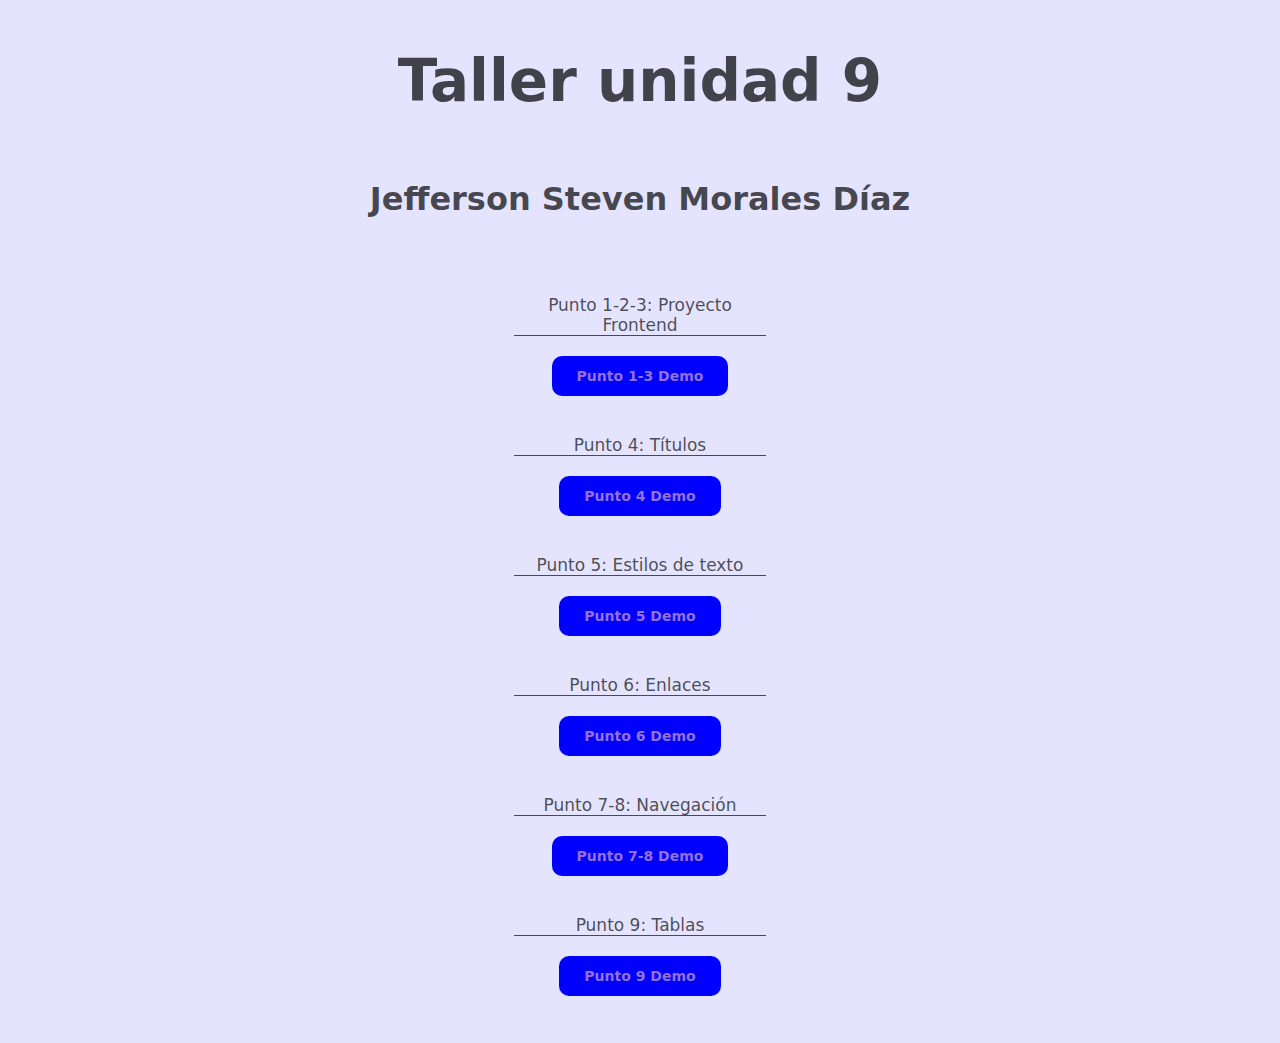
<file: index.html>
<!DOCTYPE html>
<html lang="en">
<head>
  <meta charset="UTF-8">
  <meta http-equiv="X-UA-Compatible" content="IE=edge">
  <meta name="viewport" content="width=device-width, initial-scale=1.0">
  <title>Taller 9 menu</title>
  <link rel="stylesheet" href="./styles.css/styles.css">
</head>
<body> 
  <div>
    <h1> Taller unidad 9</h1>
    <h2>Jefferson Steven Morales Díaz</h2>
    <nav>
      <ul>
        <li>
          <p>
            Punto 1-2-3: Proyecto Frontend
          </p> 
          <a href="./punto-1-2-3/">
            Punto 1-3 Demo
          </a>
        </li>
        <li>
          <p>
            Punto 4: Títulos
          </p> 
          <a href="./punto-4/index.html">
            Punto 4 Demo
          </a>
        </li>
        <li>
          <p>
            Punto 5: Estilos de texto
          </p>
          <a href="./punto-5/index.html">
            Punto 5 Demo
          </a>
        </li>
        <li>
          <p>
            Punto 6: Enlaces
          </p>
          <a href="./punto-6/index.html">
            Punto 6 Demo
          </a>
        </li>
        <li>
          <p>
            Punto 7-8: Navegación
          </p>
          <a href="./punto-7-8/index.html">
            Punto 7-8 Demo
          </a>
        </li>
        <li>
          <p>
            Punto 9: Tablas
          </p>
          <a href="./punto-9/index.html">
            Punto 9 Demo
          </a>
        </li>
      </ul>
    </nav>
  </div> 
</body>
</html>
</file>
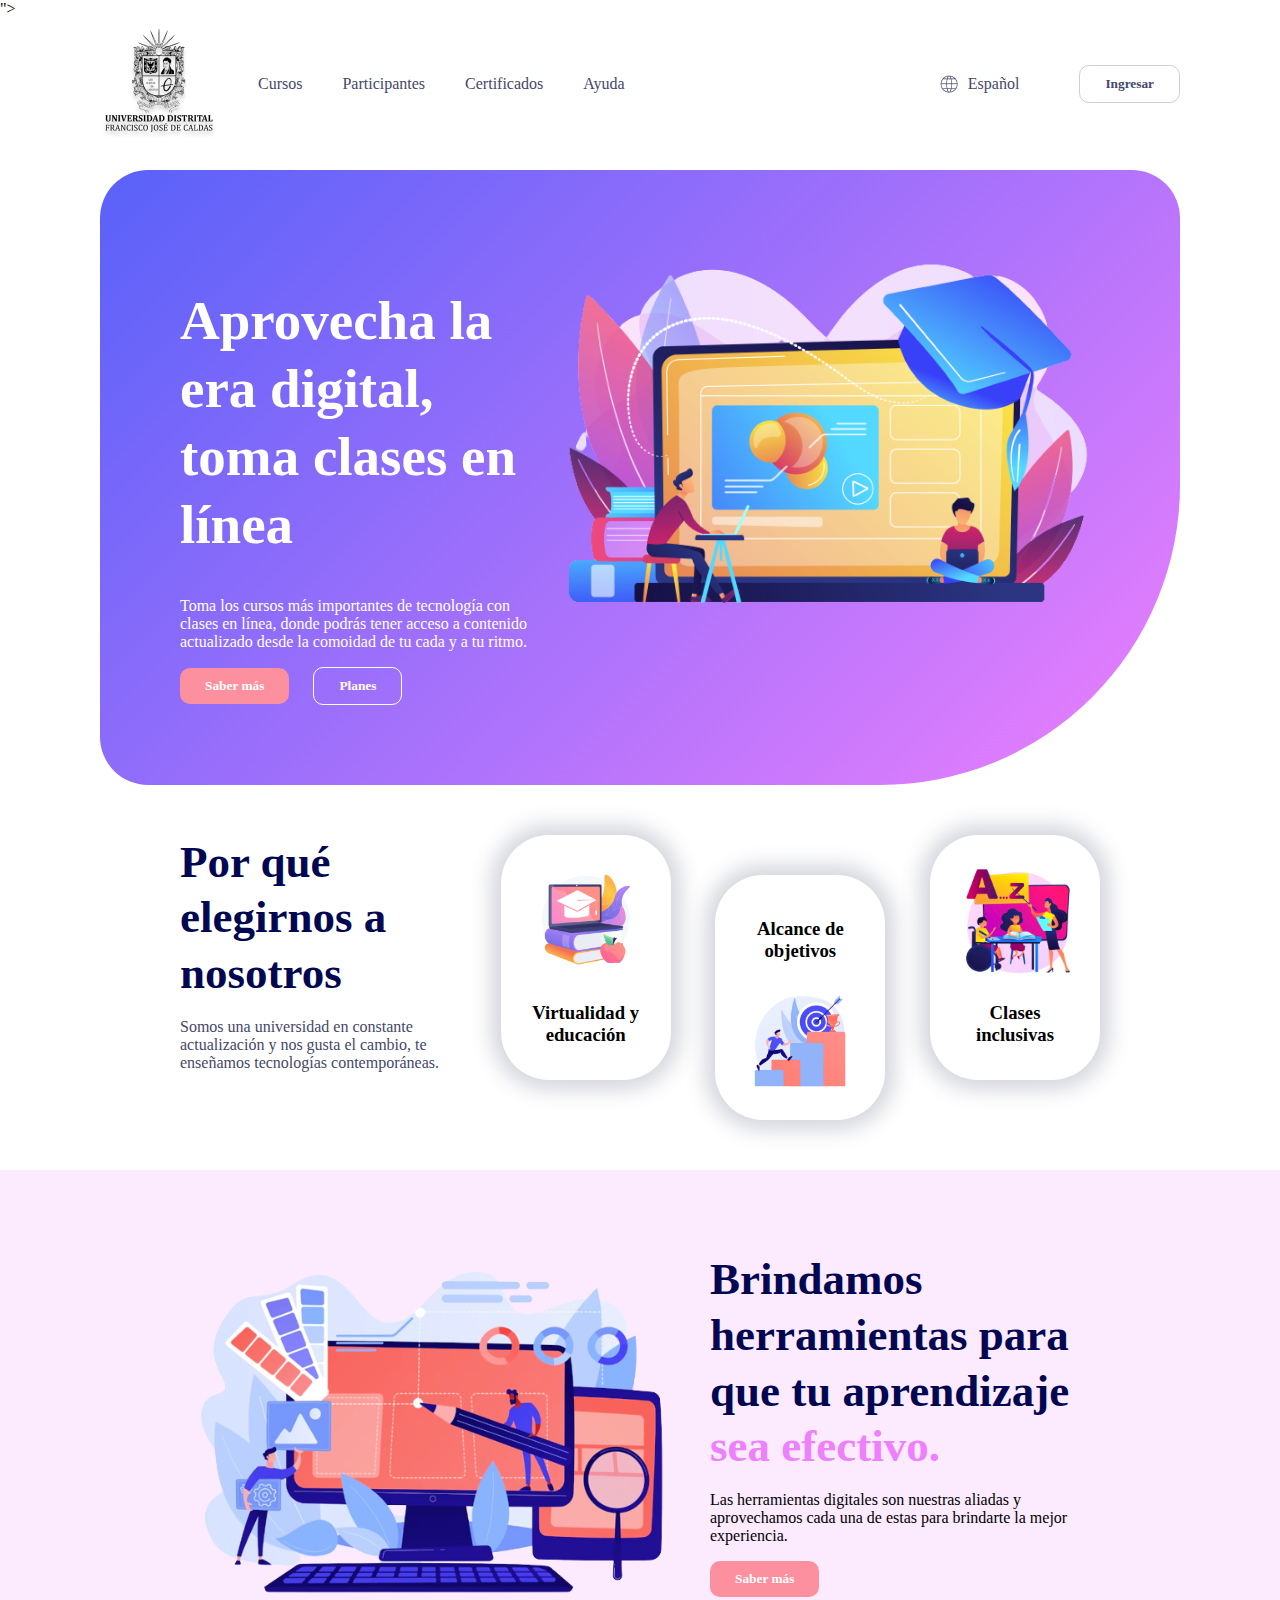
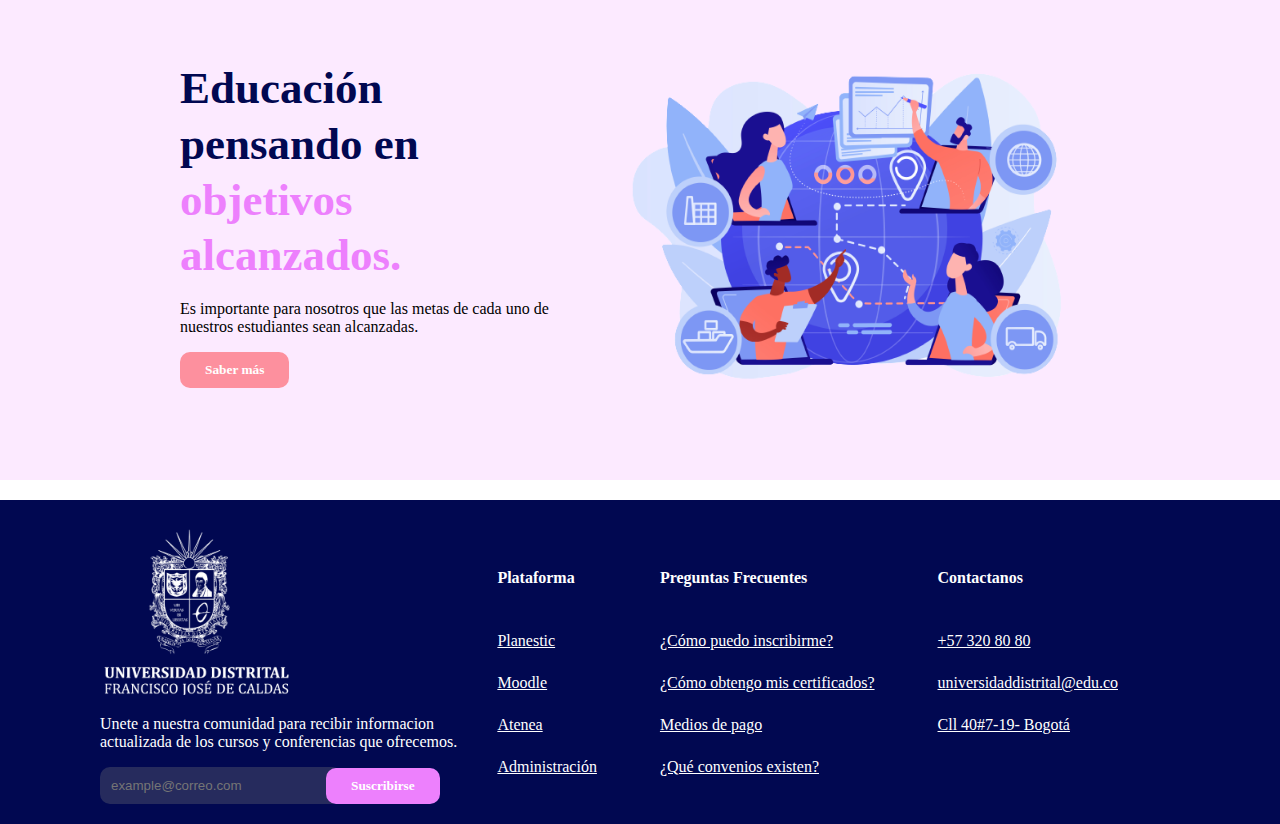
<file: punto-1-2-3/index.html>
<!DOCTYPE html>
<html lang="en">
<head>
    <meta charset="UTF-8">
    <meta name="viewport" content="width=device-width, initial-scale=1.0">
    <link rel="stylesheet" href="https://indestructibletype.com/fonts/Jost.css type="text/css" charset="utf-8" />">
    <link rel="stylesheet" href="./styles.css/common-styles.css">
    <link rel="stylesheet" href="./styles.css/header-styles.css">
    <link rel="stylesheet" href="./styles.css/banner-styles.css">
    <link rel="stylesheet" href="./styles.css/section-1-styles.css">
    <link rel="stylesheet" href="./styles.css/section-2-styles.css">
    <link rel="stylesheet" href="./styles.css/footer-styles.css">
    <title>Figma</title>
</head>
<body>
<header>
    <div class="header_navigator">
        <img src="./public/images/header-logo.png" alt="header logo">
        <nav>
            <ul>
                <li><a href="#banner">Cursos</a></li>
                <li><a href="#section-1">Participantes</a></li>
                <li><a href="#section-2">Certificados</a></li>
                <li><a href="#footer">Ayuda</a></li>
            </ul>
        </nav>
    </div>
    <div class="header_settings">
        <div class="language">
            <img src="./public/images/header-world.png" alt="header world">
            <span>Español</span>
        </div>
        <button>Ingresar</button>
    </div>
</header>
<main>
    <section id="banner">
        <div class="banner_info">
            <div class="banner_texts">
                <h1>Aprovecha la era digital, toma clases en línea</h1>
                <p>Toma los cursos más importantes de tecnología con clases en línea,
                    donde podrás tener acceso a contenido actualizado desde la comoidad
                    de tu cada y a tu ritmo.
                </p>
            </div>
            <div class="banner_buttons">
                <button class="button--orange">Saber más</button>
                <button class="button--transparent">Planes</button>
            </div>
        </div>
        <img src="./public/images/banner-online.png" alt="banner online">
    </section>
    <section id="section-1">
      <div class="section-1__info">
        <h2>Por qué elegirnos a nosotros</h2>
        <p>
            Somos una universidad en constante actualización y 
            nos gusta el cambio, te enseñamos tecnologías 
            contemporáneas.   
        </p>
      </div>  
      <div class="section-1_card">
        <img src="./public/images/section1-education.png" 
        alt="education"
        width="120px"
        height="120px">
        <h3>Virtualidad y educación</h3>
      </div>  
      <div class="section-1_card section-1_card-down">
        <h3>Alcance de  objetivos</h3>
        <img src="./public/images/section1-goals.png" 
        alt="goals"
        width="120px"
        height="120px">
      </div>  
      <div class="section-1_card">
        <img src="./public/images/section1-teach.png" 
        alt="teach"
        width="120px"
        height="120px">
        <h3>Clases inclusivas</h3>
      </div>  
      </div>  
    </section>
    <section id="section-2">
        <div class="section-2_info">
            <img src="./public/images/section2-tools.png" 
            alt="tools"
            width="500px"
            height="350px">
            <div>
                <h2>Brindamos herramientas 
                    para que tu aprendizaje</h2>
                    <h2 class="title__pink"> sea efectivo.</h2>
                    <p>Las herramientas digitales son 
                        nuestras aliadas y aprovechamos cada una 
                        de estas para brindarte la mejor experiencia.</p>
                        <button class="button--orange">Saber más</button>
            </div>
        </div>
        <div class="section-2_info">
            <div>
                <h2>Educación pensando en</h2>
                    <h2 class="title__pink"> objetivos alcanzados.</h2>
                    <p>Es importante para nosotros 
                        que las metas de cada uno de nuestros 
                        estudiantes sean alcanzadas.</p>
                        <button class="button--orange">Saber más</button>
            </div>
            <img src="./public/images/section2-goals.png" 
            alt="goals"
            width="500px"
            height="350px">
        </div>
    </section></section>
</main>
<footer id="footer">
    <div class="footer_info">
        <img src="./public/images/footer-logo.png" 
        alt="logo"
        width="200px"
        height="175px">
        <p>
         Unete a nuestra comunidad para 
         recibir informacion actualizada de los cursos 
         y conferencias que ofrecemos.
        </p>
        <form action="">
        <input 
        type="email"
        placeholder="example@correo.com"
        name="user_email">    
        <button>Suscribirse</button>
        </form>
    </div>
    <div class="footer_list">
        <table>
            <thead>
                <tr>
                    <th>Plataforma</th>
                    <th>Preguntas Frecuentes</th>
                    <th>Contactanos</th>
                </tr>
            </thead>
            <tbody>
                <tr>
                    <td><a href="">Planestic</a></td>
                    <td><a href="">¿Cómo puedo inscribirme?</a></td>
                    <td><a href="">+57 320 80 80</a></td>
                </tr>
                <tr>
                    <td><a href="">Moodle</a></td>
                    <td><a href="">¿Cómo obtengo mis certificados?</a></td>
                    <td><a href="">universidaddistrital@edu.co</a></td>
                </tr>
                <tr>
                    <td><a href="">Atenea</a></td>
                    <td><a href="">Medios de pago</a></td>
                    <td><a href="">Cll 40#7-19- Bogotá</a></td>
                </tr>
                <tr>
                    <td><a href="">Administración</a></td>
                    <td><a href="">¿Qué convenios existen?</a></td>
                </tr>
            </tbody>
        </table>
    </div>
</footer>
</body>
</html>
</file>
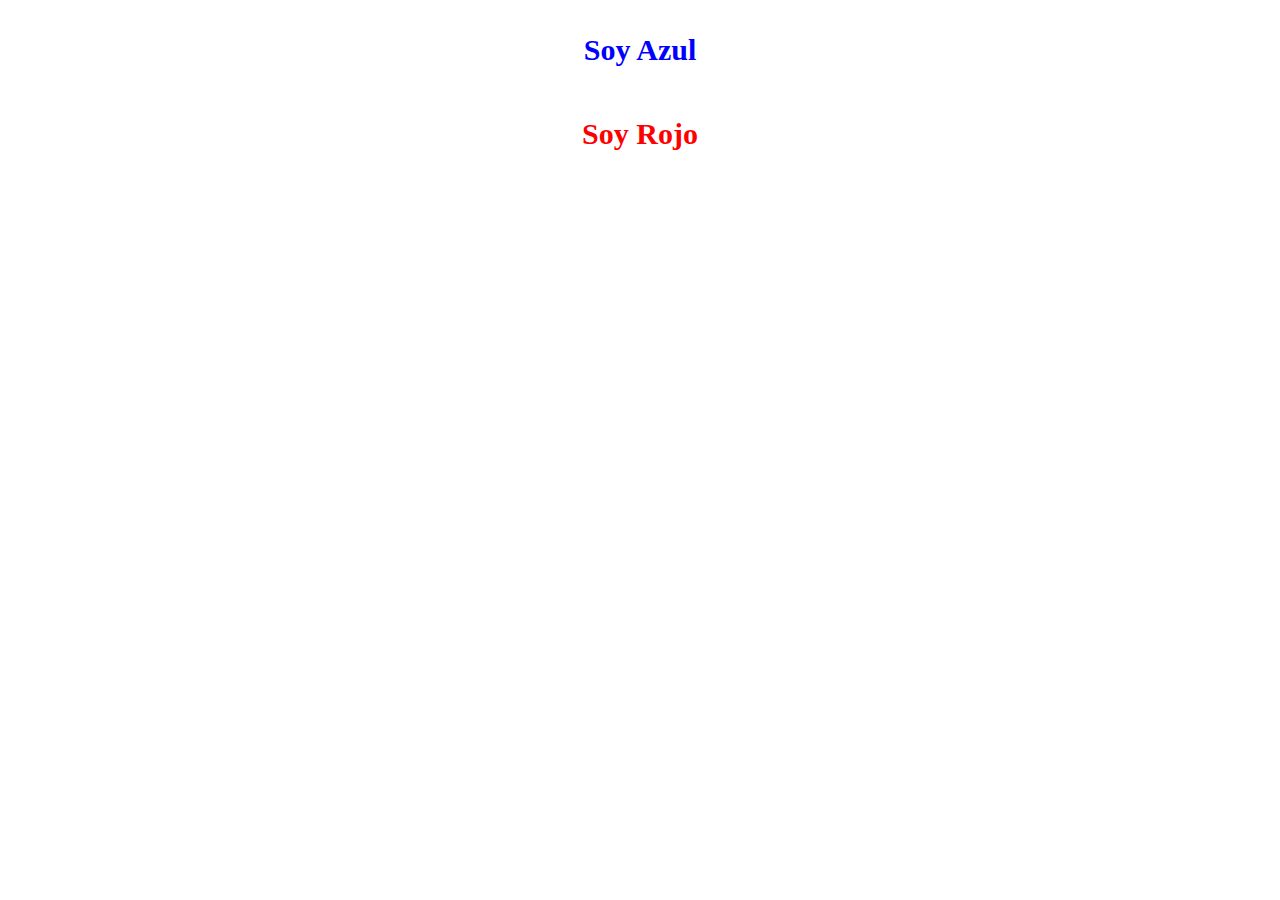
<file: punto-4/index.html>
<!DOCTYPE html>
<html lang="en">
<head>
    <meta charset="UTF-8">
    <meta name="viewport" content="width=device-width, initial-scale=1.0">
    <link rel="stylesheet" href="styles.css/styles.css">
    <link rel="stylesheet" href="https://indestructibletype.com/fonts/Jost.css" type="text/css" charset="utf-8" />
    <title>Punto 4</title>
</head>

<body >
    <div>
        <h2 class="Azul">
            Soy Azul
        </h2>
    </div>


</body>
</html>
<div>
    <h2 class="Rojo">
        Soy Rojo
    </h2>
</div>
</file>
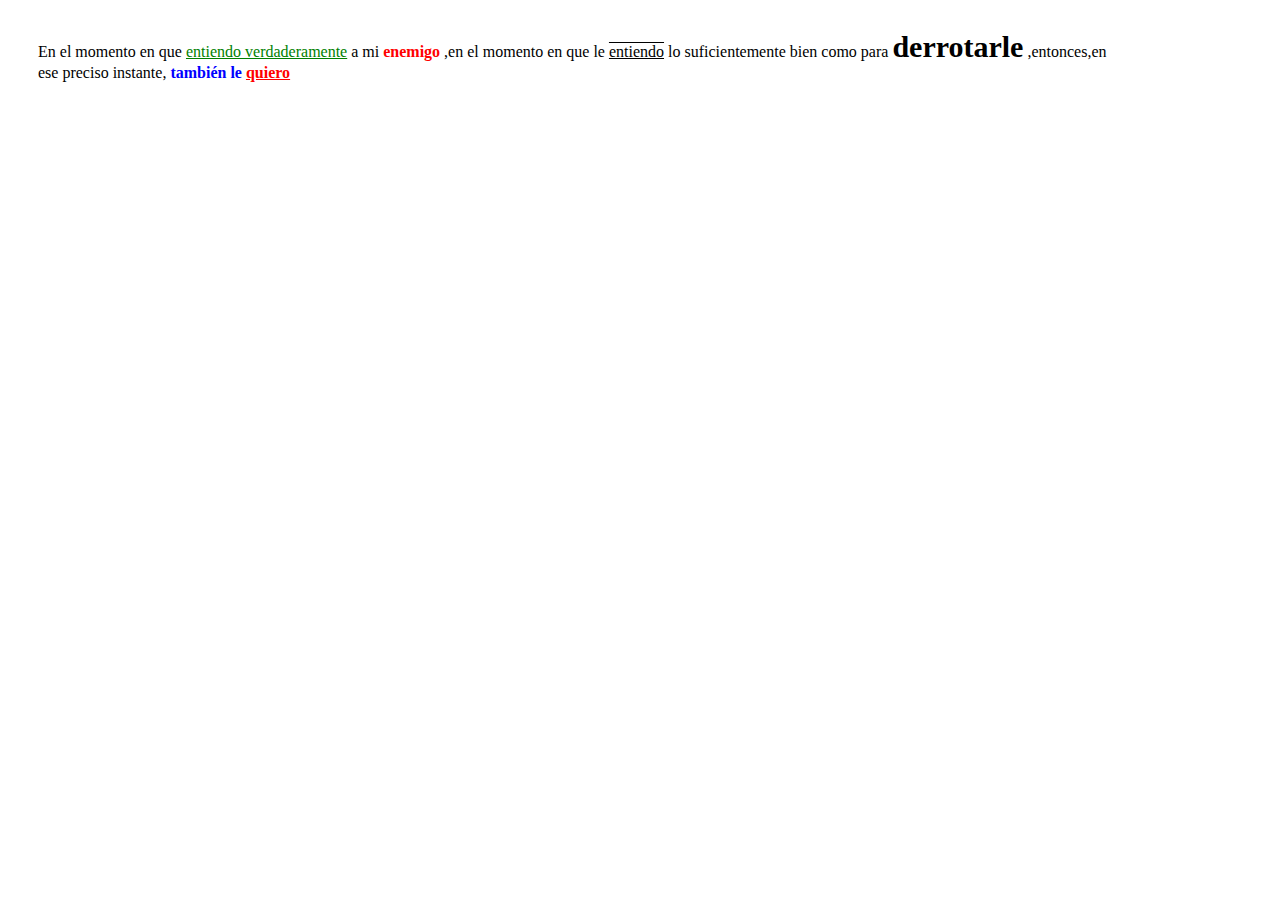
<file: punto-5/index.html>
<!DOCTYPE html>
<html lang="en">
<head>
    <meta charset="UTF-8">
    <meta name="viewport" content="width=device-width, initial-scale=1.0">
    <link rel="stylesheet" href="./styles.css/styles.css">
    <title>Punto 5</title>
</head>
<body>
    <section id="Punto-5">
        <p>
            En el momento en que 
            <span class="p1">entiendo verdaderamente</span> 
            a mi 
            <span class="p2">enemigo</span>
            ,en el momento en que le 
            <span class="p3">entiendo</span>
            lo suficientemente bien como para 
            <span class="p4">derrotarle</span>
            ,entonces,en ese preciso instante, 
            <span class="p5">también le</span>
            <span class="p6">quiero</span>
           </p>
    </section>
</body>
</html>
</file>
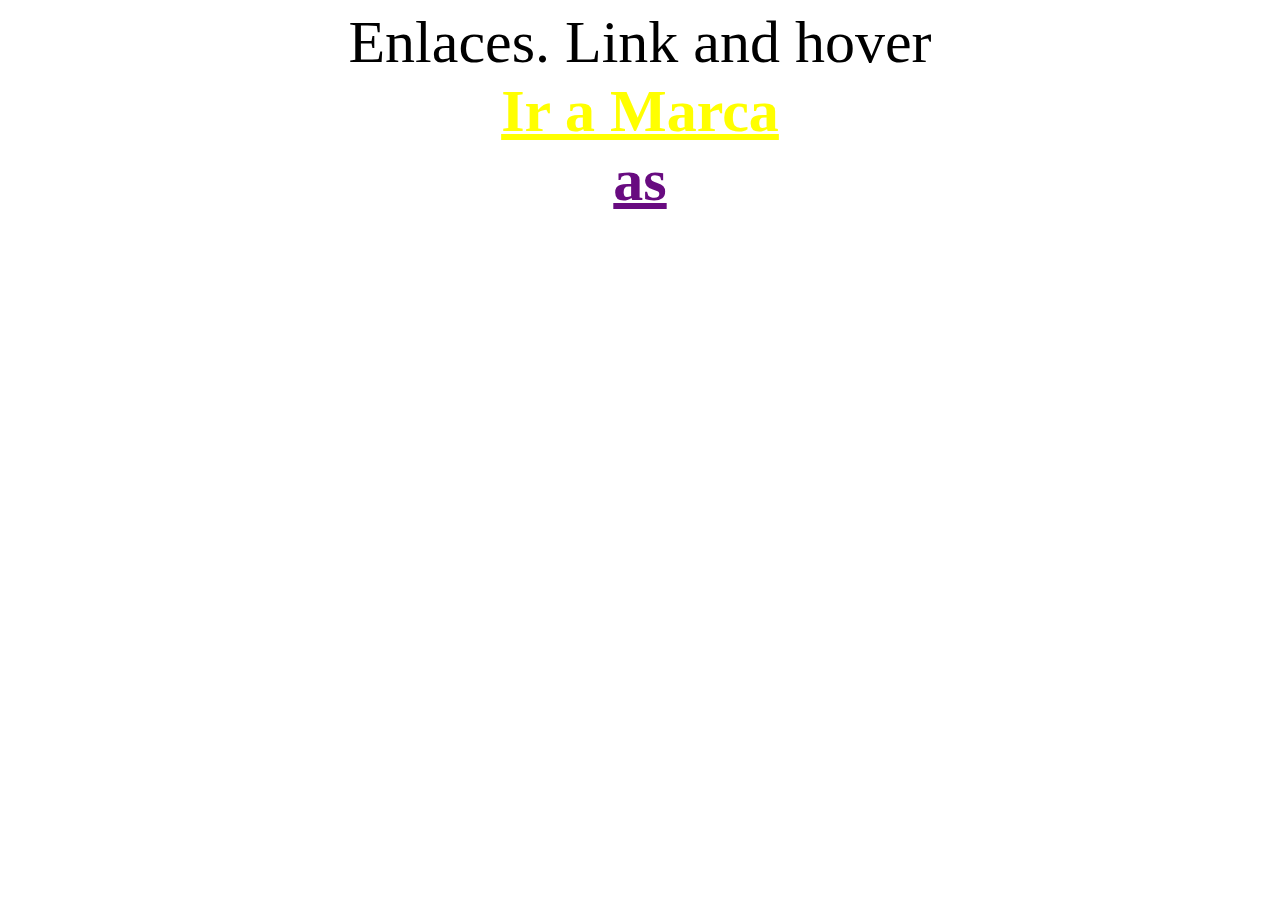
<file: punto-6/index.html>
<!DOCTYPE html>
<html lang="en">
<head>
    <meta charset="UTF-8">
    <meta name="viewport" content="width=device-width, initial-scale=1.0">
    <link rel="stylesheet" href="styles.css/styles.css">
    <title>Punto 6</title>
</head>
<body>
    <div>
        <span>Enlaces. Link and hover</span>
    </div>

     <b>
            <a class="ir" href="https://th.bing.com/th/id/R.24fbf4b74bc0187dc2f927130566d573?rik=e6K08f6UBUcARw&pid=ImgRaw&r=0">
                Ir a Marca
            </a>
        </b> <br>

        <b>
            <a class="as" href="https://th.bing.com/th/id/OIP.rU3jM7Vl6ITNumfGAHVowQHaEK?rs=1&pid=ImgDetMain">
                as
            </a>
        </b>

</body>
</html>
</file>
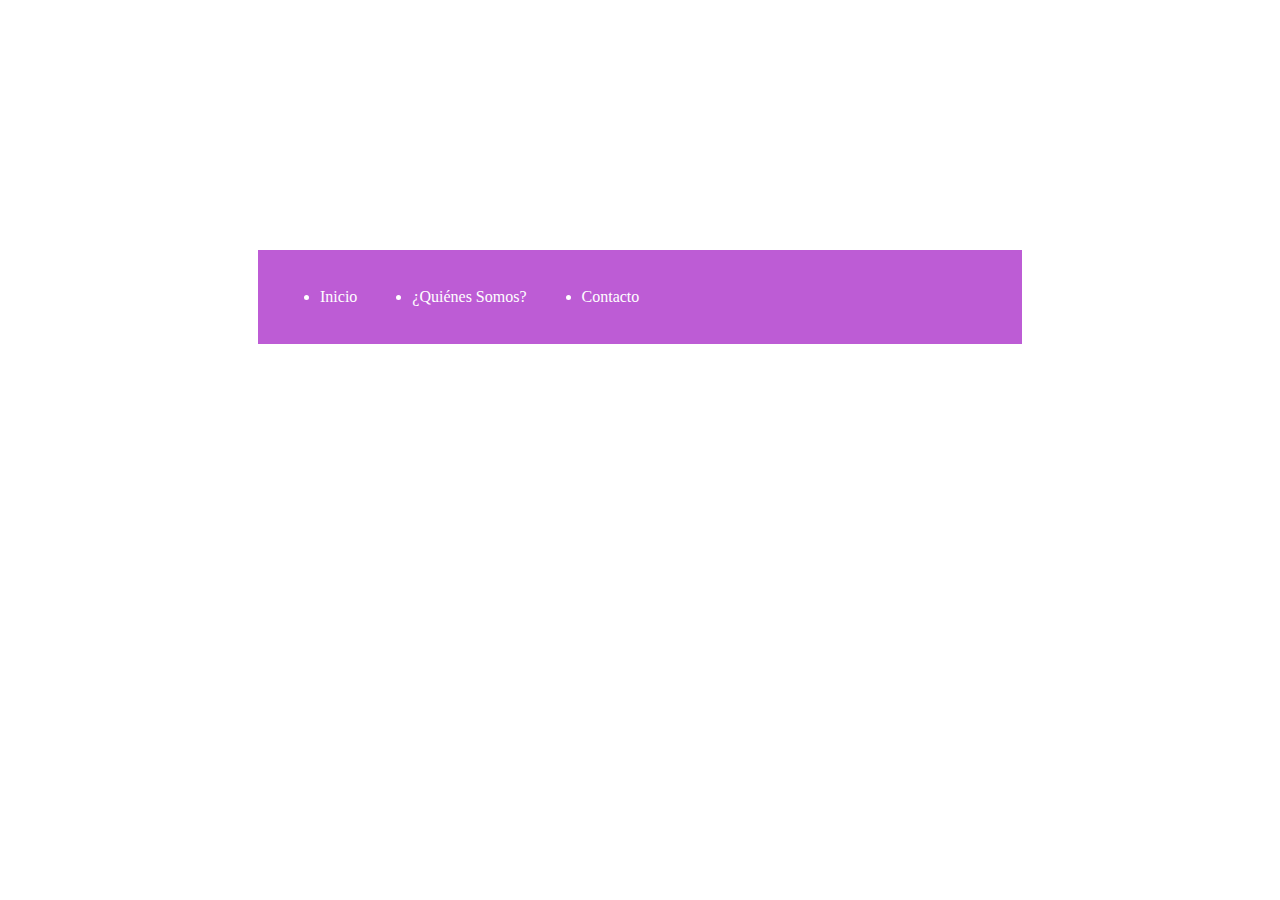
<file: punto-7-8/index.html>
<!DOCTYPE html>
<html lang="en">
<head>
    <meta charset="UTF-8">
    <meta name="viewport" content="width=device-width, initial-scale=1.0">
    <link rel="stylesheet" href="./styles.css/styles.css">
    <title>Punto 7-8</title>
</head>
<body>
    <nav>
        <ul>
        <li>Inicio</li>
        <li>¿Quiénes Somos?</li>
        <li>Contacto</li>
        </ul>
    </nav>
</body>
</html>
</file>
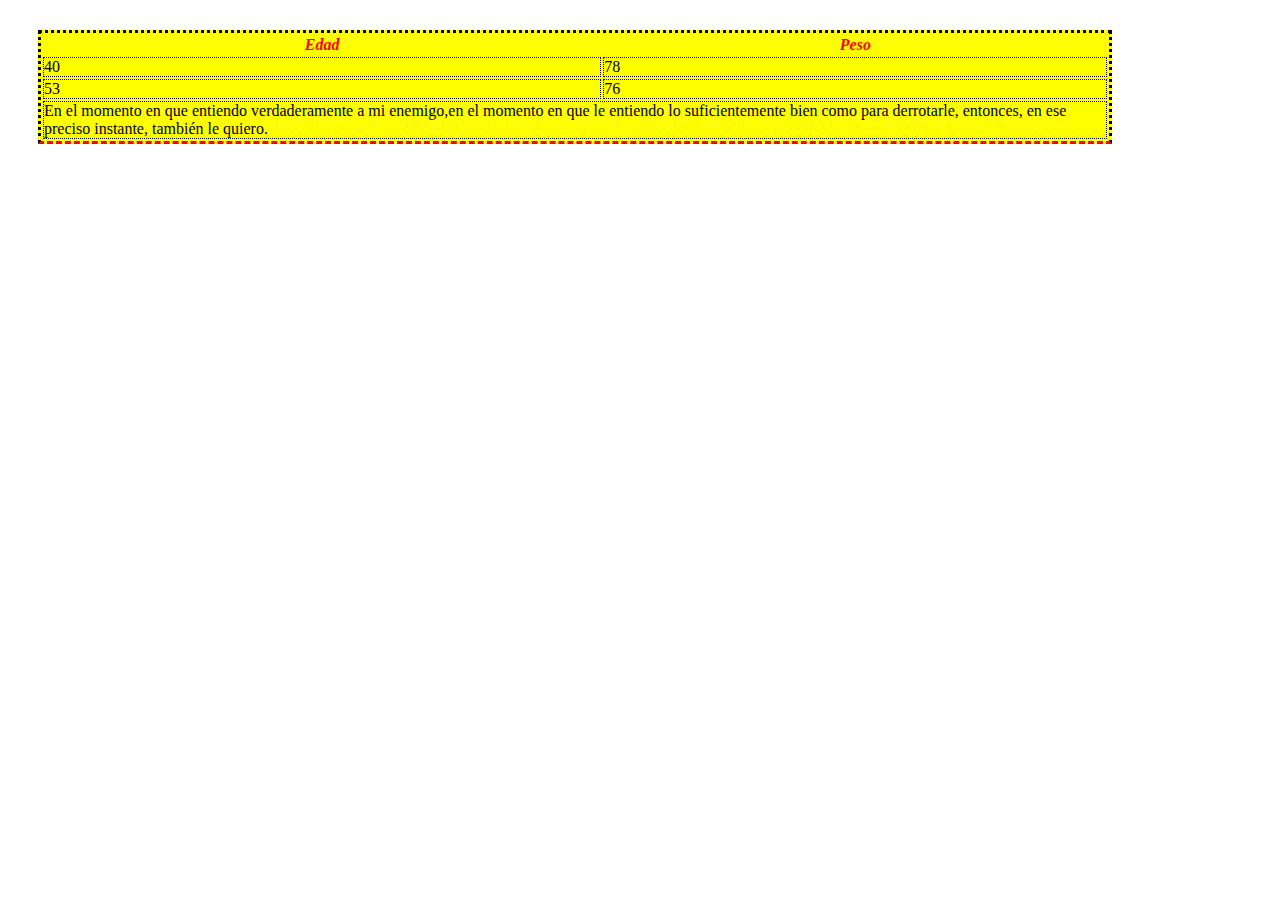
<file: punto-9/index.html>
<!DOCTYPE html>
<html lang="en">
<head>
    <meta charset="UTF-8">
    <meta name="viewport" content="width=device-width, initial-scale=1.0">
    <link rel="stylesheet" href="./styles.css/styles.css">
    <title>Punto 9</title>
</head>
<body>
    <section id="Punto-9">
        <table>
            <thead>
                <tr>
                    <th> Edad</th>
                    <th> Peso</th>
                </tr>
            </thead>
            <tbody>
                <tr>
                    <td>40</td>
                    <td>78</td>
                </tr>
                <tr>
                    <td>53</td>
                    <td>76</td>
                </tr>
                <tr>
                    <td colspan="2">En el momento en que entiendo verdaderamente a 
                        mi enemigo,en el momento en que le entiendo lo 
                        suficientemente bien como para derrotarle, 
                        entonces, en ese preciso instante, 
                        también le quiero.</td>
                </tr>
    
            </tbody>
        </table>
    </section>

</body>
</html>
</file>
<file: styles.css/styles.css>
body {
    text-align: center;
    color: #000000b5;
    font-family: system-ui, -apple-system;
    background-color: rgba(206, 205, 255, 0.548);
  }
  
  body, div {
    display: flex;
    justify-content: center;
    align-items: center;
  }
  
  div {
    flex-direction: column;
    width: 50%;
    height: 50%;
    text-align: center;
  }
  
  h1 {
    font-size: 58px;
  }
  
  h2 {
    font-size: 32px;
  }
  
  nav {
    width: 40%;
  }
  
  ul {
    padding: 0;
    text-align: center;
    list-style: none;
  }
  
  li {
    margin: 50px 0;
  }
  
  p {
    margin: 40px 0 30px;
    color: #000000ae;
    font-size: 17px;
    border-bottom: 1px solid;
  }
  
  a {
    padding: 12px 25px;
    color: mediumpurple;
    background-color: blue;
    border: none;
    border-radius: 10px;
    font-family: system-ui, -apple-system;
    font-size: 14px;
    font-weight: bold;
    text-decoration: none;
    cursor: pointer;
  }
  
  a:hover {
    background-color: blue;
  }
</file>
<file: punto-1-2-3/styles.css/common-styles.css>
body {
    margin: 0px;
}

a {
    font-family: 'Jost';
}

button{
    padding: 10px 25px;
    font-family: 'Jost' ;
    font-weight: bold;
    border-radius: 10px;
    cursor: pointer;
}

p { 
    font-family: 'Jost' ;
    font-size: 14 px ;
}

.button--orange {
    background-color: #FD909E;
    color: white;
    border: none;
}

h2 { 
    font-family: 'Jost';
    font-size: 45px;
    color: #010851;
    line-height: 124%;
    letter-spacing: -1%;
    margin: 0;
}
</file>
<file: punto-1-2-3/styles.css/header-styles.css>
header{
    display: flex;
    justify-content: space-between;
    margin: 10px 100px;
}

.header_navigator {
    display: flex;
    align-items: center;
}

ul {
display: flex;
gap: 40px;
list-style: none;
}

nav a {
    color: #454868;
    text-decoration: none;
    font-weight: 500px;
}

.header_settings {
    display: flex;
    align-items: center;
    gap: 60px;
}

.language {
    display: flex;
    align-items: center;
    gap: 10px;

    font-family: 'Jost';
    font-weight: 300;
    color: #454868;
}

header button {
    background-color: transparent;
    border: 1px solid #45486843;
    color: #454868;
}
</file>
<file: punto-1-2-3/styles.css/banner-styles.css>
#banner{
    display: flex;
    margin: 30px 100px;
    padding: 80px;
    background: linear-gradient(135deg, #5961F9 0%, #ED80FD 100%);
    border-radius: 48px 48px 300px 48px;
    color: white;
}

h1 {
    font-family: 'Jost' ;
    font-size: 55px;
    line-height: 124%;
    letter-spacing: -1%;
}

#banner img {
    width: 550px;
    height: 370px;
}

.button--transparent{
    background-color: transparent;
    color: white;   
    border: 1px solid;
    margin-left: 20px;
}
</file>
<file: punto-1-2-3/styles.css/section-1-styles.css>
#section-1{
    display: flex;
    margin: 50px 180px;
    justify-content: space-between;
}

.section-1__info{
    width: 30%;
}

.section-1__info p {
    color: #454868;
}

.section-1_card {
    width: min-content;
    height: 195px;
    padding: 25px;
    text-align: center;
    border-radius: 48px;
    box-shadow: 0px 0px 20px 10px #45486839;
}

.section-1_card-down{
    margin-top: 40px;
}

h3{
    font-family: 'Jost';
}
</file>
<file: punto-1-2-3/styles.css/section-2-styles.css>
#section-2 {
    padding: 30px 180px;
    background-color: #EC80FD2B;
}

.section-2_info {
    display: flex;
    align-items: center;
    gap: 30px;
    margin: 50px 0px;
}

.title__pink {
    color: #ED80FD;
}
</file>
<file: punto-1-2-3/styles.css/footer-styles.css>
#footer {
    display: flex;
    justify-content: space-between;
    align-items: center;
    margin-top: 20px;
    padding: 20px 100px;
    background-color: #010851;
    color: white;
}

.footer_info {
    width: 34%;
}

form button {
    background-color: #ED80FD;
    color: white;
    border: none;
}

input {
    padding: 11px;
    margin-right: -20px;
    width: 220px;
    border: none;
    border-radius: 10px;
    background-color: #4548688c;
}

table {
    font-family: 'Jost';
    text-align: left;
}

th {
    height: 80px;
}

tr {
    height: 40px;
}

td{
    padding-right: 60px;
}

td a {
    color: white;
}
</file>
<file: punto-4/styles.css/styles.css>
body{
    font-family: 'Jost';
    display: flex;
    flex-direction: column;
    align-items: center;
    font-size: 20px;
    text-align: center;
}

.Azul {
    color: blue;
}
.Rojo {
    color: red;
}
</file>
<file: punto-5/styles.css/styles.css>
.Punto-5{
    font-family: 'Segoe UI';
}

section{
    width: 85%;
    height: 30px;
    margin: 30px;
}  

#Punto-5 .p1{
    color: green;
    text-decoration: underline;
}

#Punto-5 .p2{
    color: red;
    font-weight: bold;
}

#Punto-5 .p3{
    text-decoration: overline underline;
}

#Punto-5 .p4{
    font-weight: bold;
    font-size: 30px;
}

#Punto-5 .p5{
    font-weight: bold;
    color: blue;
}

#Punto-5 .p6{
    font-weight: bold;
    color: red;
    text-decoration: underline;
}
</file>
<file: punto-6/styles.css/styles.css>
body {
    text-align: center;
    font-size: 60px;
}
.ir {
    color: yellow;
}

.as {
    color: rgb(104, 11, 128);
}
</file>
<file: punto-7-8/styles.css/styles.css>
nav{
    background-color: rgba(186, 85, 211, 0.959);
    color: white;
    padding: 22px;
    margin: 250px;
}

ul{
    display: flex;
    gap: 55px;
}

nav ul :hover{
    background-color: blue;
    border: 0px;
    color: white;
    cursor: pointer;
}
</file>
<file: punto-9/styles.css/styles.css>
.Punto-9{
    font-family: 'Segoe UI';
}

section{
    width: 85%;
    height: 30px;
    margin: 30px;
}  

#Punto-9 table{
    background-color: yellow;
    padding: 0px;
    border-style: dotted dotted dashed dotted;
    border-color: black black red black;
    border: 1px 1px;
}

#Punto-9 table th::first-letter{
        font-weight: bold;
}

#Punto-9 table th{
    color: red;
    font-style: italic;
    border: none;
}

#Punto-9 table td{
    padding: 0px;
    border: 1px dotted black;
}
</file>
